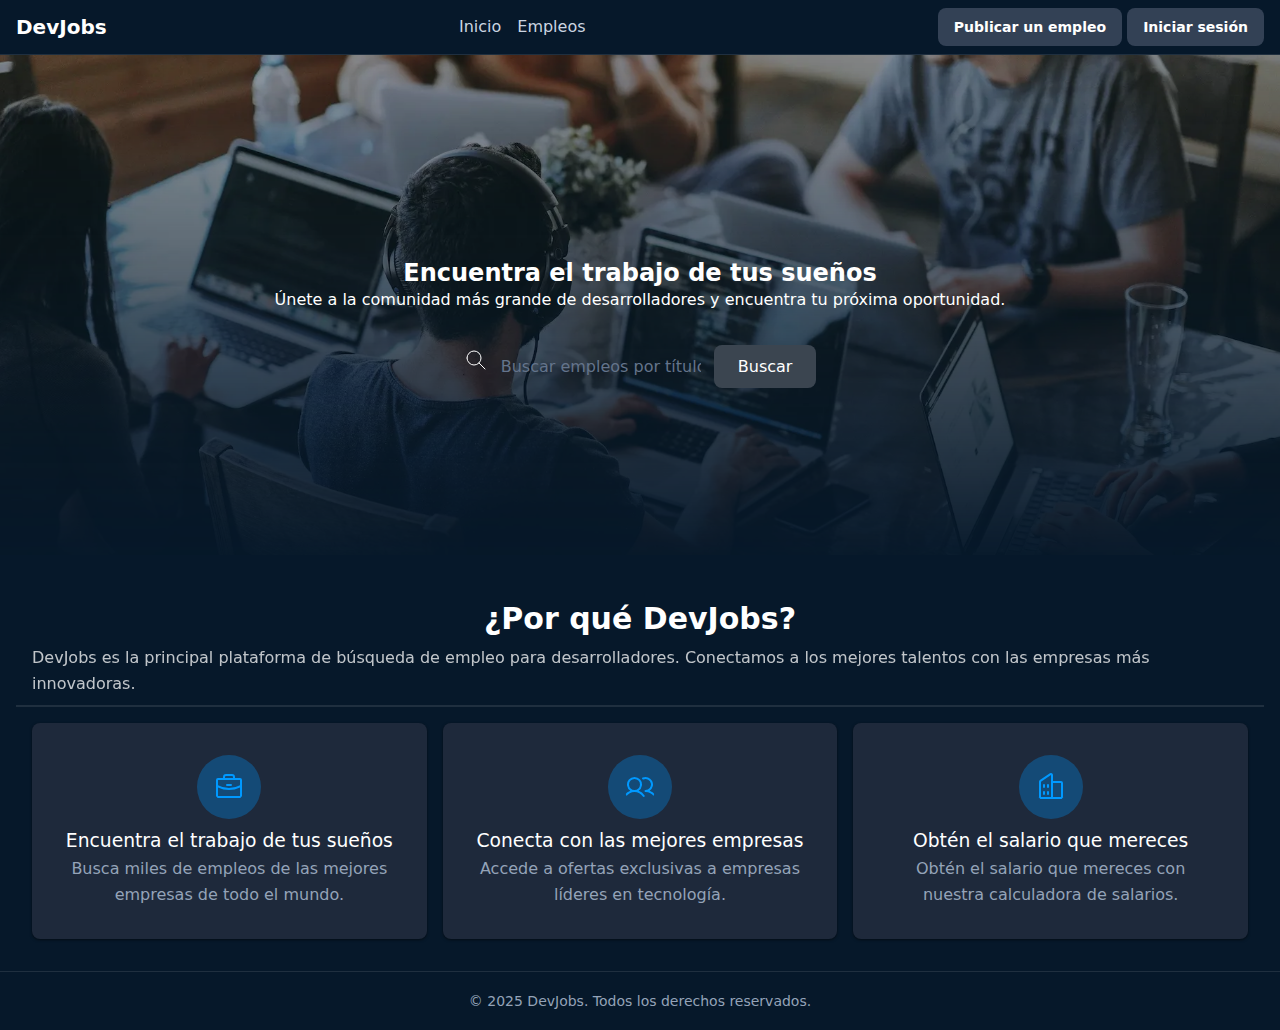
<file: jscamp/index.html>
<!DOCTYPE html>
<html lang="es">
  <head>
    <meta charset="UTF-8" />

    <title>DevJobs - Inicio</title>
    <meta
      name="description"
      content="Encuentra las mejores ofertas de trabajo para desarrolladores en DevJobs."
    />

    <link rel="stylesheet" href="./styles.css" />
  </head>

  <body>
    <header>
      <h2>DevJobs</h2>

      <nav>
        <a href="">Inicio</a>
        <a href="">Empleos</a>
      </nav>

      <div>
        <a href="">Publicar un empleo</a>
        <a href="">Iniciar sesión</a>
      </div>
    </header>

    <main>
      <section>
        <img src="./images/background.webp" width="200" />

        <h1>Encuentra el trabajo de tus sueños</h1>

        <p>
          Únete a la comunidad más grande de desarrolladores y encuentra tu
          próxima oportunidad.
        </p>

        <form role="search">
          <svg
            xmlns="http://www.w3.org/2000/svg"
            width="24"
            height="24"
            viewBox="0 0 24 24"
            fill="none"
            stroke="currentColor"
            stroke-width="1"
            stroke-linecap="round"
            stroke-linejoin="round"
            class="icon icon-tabler icons-tabler-outline icon-tabler-search"
          >
            <path stroke="none" d="M0 0h24v24H0z" fill="none" />
            <path d="M10 10m-7 0a7 7 0 1 0 14 0a7 7 0 1 0 -14 0" />
            <path d="M21 21l-6 -6" />
          </svg>

          <input
            type="text"
            placeholder="Buscar empleos por título, habilidad o empresa"
          />

          <button type="submit">Buscar</button>
        </form>
      </section>

      <section>
        <header>
          <h2>¿Por qué DevJobs?</h2>

          <p>
            DevJobs es la principal plataforma de búsqueda de empleo para
            desarrolladores. Conectamos a los mejores talentos con las empresas
            más innovadoras.
          </p>
        </header>

        <footer>
          <article>
            <svg
              fill="currentColor"
              height="32"
              viewBox="0 0 256 256"
              width="32"
              xmlns="http://www.w3.org/2000/svg"
              aria-hidden="true"
            >
              <path
                d="M216,56H176V48a24,24,0,0,0-24-24H104A24,24,0,0,0,80,48v8H40A16,16,0,0,0,24,72V200a16,16,0,0,0,16,16H216a16,16,0,0,0,16-16V72A16,16,0,0,0,216,56ZM96,48a8,8,0,0,1,8-8h48a8,8,0,0,1,8,8v8H96ZM216,72v41.61A184,184,0,0,1,128,136a184.07,184.07,0,0,1-88-22.38V72Zm0,128H40V131.64A200.19,200.19,0,0,0,128,152a200.25,200.25,0,0,0,88-20.37V200ZM104,112a8,8,0,0,1,8-8h32a8,8,0,0,1,0,16H112A8,8,0,0,1,104,112Z"
              ></path>
            </svg>

            <h3>Encuentra el trabajo de tus sueños</h3>

            <p>
              Busca miles de empleos de las mejores empresas de todo el mundo.
            </p>
          </article>

          <article>
            <svg
              fill="currentColor"
              height="32"
              viewBox="0 0 256 256"
              width="32"
              xmlns="http://www.w3.org/2000/svg"
              aria-hidden="true"
            >
              <path
                d="M117.25,157.92a60,60,0,1,0-66.5,0A95.83,95.83,0,0,0,3.53,195.63a8,8,0,1,0,13.4,8.74,80,80,0,0,1,134.14,0,8,8,0,0,0,13.4-8.74A95.83,95.83,0,0,0,117.25,157.92ZM40,108a44,44,0,1,1,44,44A44.05,44.05,0,0,1,40,108Zm210.14,98.7a8,8,0,0,1-11.07-2.33A79.83,79.83,0,0,0,172,168a8,8,0,0,1,0-16,44,44,0,1,0-16.34-84.87,8,8,0,1,1-5.94-14.85,60,60,0,0,1,55.53,105.64,95.83,95.83,0,0,1,47.22,37.71A8,8,0,0,1,250.14,206.7Z"
              ></path>
            </svg>

            <h3>Conecta con las mejores empresas</h3>

            <p>Accede a ofertas exclusivas a empresas líderes en tecnología.</p>
          </article>

          <article>
            <svg
              fill="currentColor"
              height="32"
              viewBox="0 0 256 256"
              width="32"
              xmlns="http://www.w3.org/2000/svg"
              aria-hidden="true"
            >
              <path
                d="M240,208H224V96a16,16,0,0,0-16-16H144V32a16,16,0,0,0-24.88-13.32L39.12,72A16,16,0,0,0,32,85.34V208H16a8,8,0,0,0,0,16H240a8,8,0,0,0,0-16ZM208,96V208H144V96ZM48,85.34,128,32V208H48ZM112,112v16a8,8,0,0,1-16,0V112a8,8,0,1,1,16,0Zm-32,0v16a8,8,0,0,1-16,0V112a8,8,0,1,1,16,0Zm0,56v16a8,8,0,0,1-16,0V168a8,8,0,0,1,16,0Zm32,0v16a8,8,0,0,1-16,0V168a8,8,0,0,1,16,0Z"
              ></path>
            </svg>

            <h3>Obtén el salario que mereces</h3>

            <p>
              Obtén el salario que mereces con nuestra calculadora de salarios.
            </p>
          </article>
        </footer>
      </section>
    </main>

    <footer>
      <small>&copy; 2025 DevJobs. Todos los derechos reservados.</small>
    </footer>
  </body>
</html>
</file>
<file: jscamp/styles.css>
* {
  margin: 0;
  padding: 0;
  box-sizing: border-box;
}

:root {
  --primary: #3b4550;
  --primary-dark: #0a3d66;
  --primary-hover: #0d5ba8;
  --primary-light: #09f;
  --background: #06182a;
  --text-primary: #ffffff;
  --text-secondary: #cbd5e1;
  --text-muted: #94a3b8;
  --border: rgba(255, 255, 255, 0.1);
  --card-bg: #1e293b;
  --shadow: rgba(0, 0, 0, 0.3);
  --input-bg: #1e293b;
  --hsla-example: hsla(210, 100%, 56%, 1);
}

@font-face {
  font-family: "Inter Variable";
  font-style: normal;
  font-display: swap;
  font-weight: 100 900;
  src: url(https://cdn.jsdelivr.net/fontsource/fonts/inter:vf@latest/latin-wght-normal.woff2)
    format("woff2-variations");
  unicode-range: U+0000-00FF, U+0131, U+0152-0153, U+02BB-02BC, U+02C6, U+02DA,
    U+02DC, U+0304, U+0308, U+0329, U+2000-206F, U+20AC, U+2122, U+2191, U+2193,
    U+2212, U+2215, U+FEFF, U+FFFD;
}

body {
  font-family: system-ui;
  background-color: var(--background);
  color: var(--text-primary);
  min-height: 100vh;
  display: flex;
  flex-direction: column;
  line-height: 1.6;
}

/* Títulos principales */
h1 {
  font-size: 1.5rem;
  line-height: 1.2;
  text-wrap: balance;
  display: flex;
  align-items: center;
  gap: 0.5rem;

  svg {
    width: 2rem;
    height: 2rem;
    color: var(--primary-light);
  }
}

h1 + p {
  text-wrap: balance;
  margin-bottom: 2rem;
}

/* Header */
header {
  border-bottom: 1px solid var(--border);
  background: var(--background);
  padding: 0.5rem 1rem;
  display: flex;
  align-items: center;
  justify-content: space-between;
  gap: 2rem;

  h2 {
    font-size: 1.25rem;
    font-weight: 700;
    color: var(--text-primary);
  }
}

/* Navegación del header a otras páginas */
nav {
  align-items: center;
  gap: 1rem;
  display: flex;

  a {
    text-decoration: none;
    color: var(--text-secondary);
    transition: color 0.2s;
    font-weight: 500;

    &:hover,
    &:focus {
      color: var(--primary);
      outline: none;
    }
  }
}

/* Botones del Header */
header div a {
  padding: 0.5rem 1rem;
  border-radius: 0.5rem;
  background-color: #334155;
  color: var(--text-primary);
  display: inline-block;
  font-size: 0.875rem;
  font-weight: 700;
  text-decoration: none;
  /* TODO */
}

/* Hero */
main > section:nth-child(1) {
  height: 500px;
  text-align: center;
  display: flex;
  flex-direction: column;
  justify-content: center;
  align-items: center;

  h1 {
    padding-top: 36px;
  }

  & > img {
    position: absolute;
    width: 100%;
    height: 100%;
    object-fit: cover;
    z-index: -1;
    left: 0;
    right: 0;
    mask-image: linear-gradient(
      to bottom,
      rgba(16, 25, 34, 1) 5%,
      rgba(16, 25, 34, 0) 80%
    );
  }
}

/* Formulario de Búsqueda */
form {
  max-width: 42rem;
  width: 100%;
  margin: 0 auto;
  padding-inline: 1rem;
}

form > div {
  display: flex;
  align-items: center;
  background-color: var(--input-bg);
  border-radius: 0.5rem;
  box-shadow: 0 10px 15px -3px var(--shadow);
  padding: 0.5rem;
  gap: 0.5rem;
}

form span {
  padding-left: 0.75rem;
  color: var(--text-muted);
  display: flex;
  align-items: center;
  flex-shrink: 0;
}

form input[type="text"] {
  flex: 1;
  background: transparent;
  border: none;
  outline: none;
  color: var(--text-primary);
  padding: 0.75rem 0.5rem;
  font-size: 1rem;
  font-family: inherit;
}

form input[type="text"]::placeholder {
  color: #64748b;
}

button {
  padding: 0.75rem 1.5rem;
  border-radius: 0.5rem;
  background-color: var(--primary);
  color: white;
  font-weight: 400;
  border: none;
  cursor: pointer;
  transition: all 0.2s;
  font-family: inherit;
  font-size: 1rem;
  white-space: nowrap;

  &:hover, /* pseudo-clase que significa que el ratón está encima */
  &:focus {
    /* pseudo-clase que significa que el elemento tiene el foco */
    background-color: var(--primary-hover);
    outline: 2px solid white;
    outline-offset: 2px;
  }

  &:active {
    transform: scale(0.9);
  }

  &:disabled {
    opacity: 0.5;
    pointer-events: none;
  }
}

/* Features Section */
main > section:nth-child(2) {
  padding-inline: 1rem;
  background-color: var(--background);
  padding-top: 2rem;

  & > header {
    gap: 2px;
    flex-direction: column;

    h2 {
      margin-bottom: 0;
    }

    p {
      opacity: 0.75;
    }
  }

  & > div {
    max-width: 1280px;
    margin: 0 auto;
  }
}

main > section:nth-child(2) h2 {
  font-size: 1.875rem;
  font-weight: 700;
  color: var(--text-primary);
  margin-bottom: 1rem;
}

main > section:nth-child(2) > div > div:first-child > p {
  font-size: 1.125rem;
  color: var(--text-muted);
  max-width: 42rem;
  margin: 0 auto;
}

/* Grid de Features */
main > section:nth-child(2) footer {
  display: grid;
  grid-template-columns: repeat(auto-fit, minmax(280px, 1fr));
  gap: 16px;
}

/* Feature Cards */
/* article {
  background-color: var(--card-bg);
  padding: 2rem;
  margin-bottom: 16px;
  border-radius: 0.5rem;                   
  box-shadow: 0px 1px 3px 0 var(--shadow); 

  svg {
    color: var(--primary-light);          
    background: rgba(0, 153, 255, 0.3);  
    border-radius: 9999px;               
    width: 64px;                         
    height: 64px;                        
    padding: 16px;                       
  }

  h3 {
    font-weight: 500;
  }

  p {
    color: var(--text-muted);
  }
} */

/* Footer */
footer {
  background-color: var(--background);
  border-top: 1px solid var(--border);
  text-align: center;
  padding: 16px;

  small {
    color: var(--text-muted);
    font-size: 0.875rem;
  }
}

article {
  background-color: var(--card-bg);
  padding: 2rem;
  margin-bottom: 16px;
  border-radius: 0.5rem;
  box-shadow: 0px 1px 3px 0px rgba(0, 0, 0, 0.5);

  svg {
    color: var(--primary-light);
    background: rgba(0, 153, 255, 0.3);
    width: 64px;
    height: 64px;
    border-radius: 100%;
    padding: 16px;
  }

  p {
    color: var(--text-muted);
  }

  h3 {
    font-weight: 500;
  }
}
</file>
